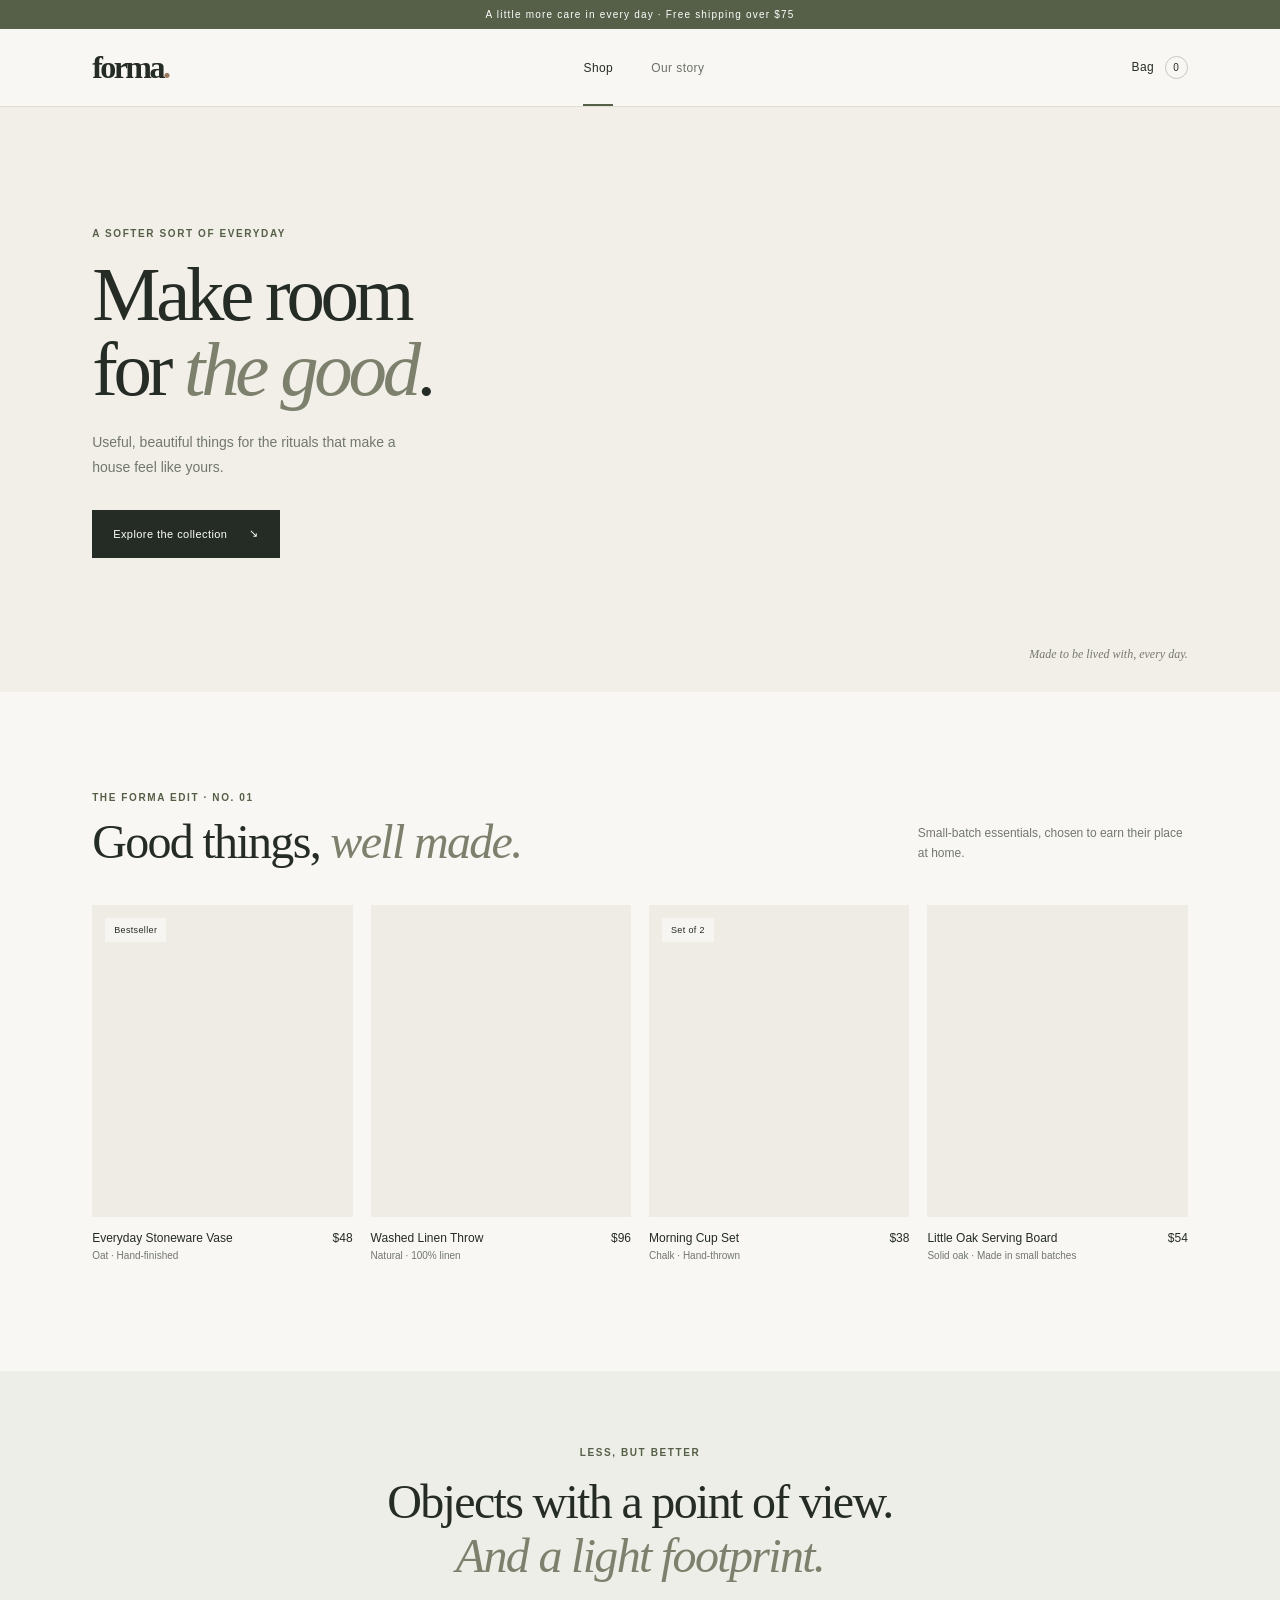
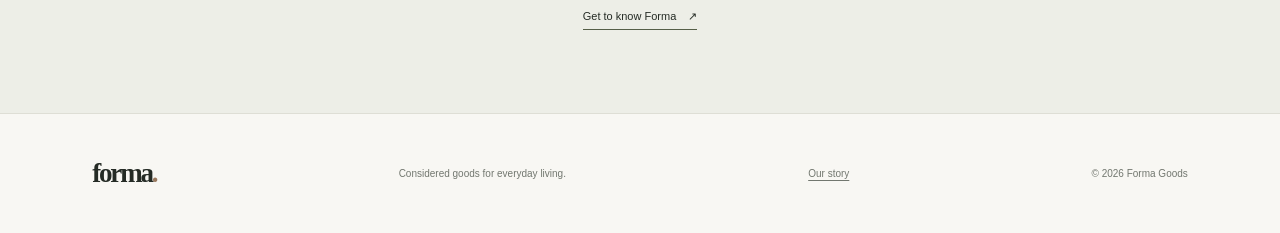
<file: index.html>
<!doctype html>
<html lang="en">
    <head>
        <meta charset="utf-8" />
        <meta name="viewport" content="width=device-width, initial-scale=1" />
        <meta
            name="description"
            content="Thoughtfully made objects for slower mornings and everyday rituals."
        />
        <title>Forma — Considered goods for everyday living</title>
        <link rel="stylesheet" href="styles.css" />
        <script src="store.js" defer></script>
    </head>
    <body>
        <div class="announcement">A little more care in every day · Free shipping over $75</div>
        <header class="site-header">
            <a class="wordmark" href="index.html" aria-label="Forma home">forma<span>.</span></a>
            <nav class="main-nav" aria-label="Main navigation">
                <a class="nav-link active" href="index.html" aria-current="page">Shop</a>
                <a class="nav-link" href="about.html">Our story</a>
            </nav>
            <button class="cart-trigger" type="button" data-cart-open aria-label="Open shopping bag">
                Bag <span class="cart-count" data-cart-count>0</span>
            </button>
        </header>

        <main>
            <section class="hero">
                <div class="hero-copy">
                    <p class="eyebrow">A softer sort of everyday</p>
                    <h1>Make room<br />for <em>the good</em>.</h1>
                    <p class="hero-description">
                        Useful, beautiful things for the rituals that make a house feel like yours.
                    </p>
                    <a class="button button-dark" href="#shop">Explore the collection <span aria-hidden="true">↘</span></a>
                </div>
                <div class="hero-image" role="img" aria-label="Warm, sunlit home with a ceramic vase and flowers"></div>
                <span class="hero-caption">Made to be lived with, every day.</span>
            </section>

            <section class="collection section-wrap" id="shop">
                <div class="section-heading">
                    <div>
                        <p class="eyebrow">The Forma edit · No. 01</p>
                        <h2>Good things, <em>well made.</em></h2>
                    </div>
                    <p>Small-batch essentials, chosen to earn their place at home.</p>
                </div>
                <div class="product-grid">
                    <article class="product-card">
                        <div class="product-image image-vase">
                            <span class="product-tag">Bestseller</span>
                            <button class="quick-add" type="button" data-add-to-cart="stoneware-vase">Add to bag <span aria-hidden="true">+</span></button>
                        </div>
                        <div class="product-details"><div><h3>Everyday Stoneware Vase</h3><p>Oat · Hand-finished</p></div><span>$48</span></div>
                    </article>
                    <article class="product-card">
                        <div class="product-image image-throw">
                            <button class="quick-add" type="button" data-add-to-cart="linen-throw">Add to bag <span aria-hidden="true">+</span></button>
                        </div>
                        <div class="product-details"><div><h3>Washed Linen Throw</h3><p>Natural · 100% linen</p></div><span>$96</span></div>
                    </article>
                    <article class="product-card">
                        <div class="product-image image-cup">
                            <span class="product-tag">Set of 2</span>
                            <button class="quick-add" type="button" data-add-to-cart="morning-cups">Add to bag <span aria-hidden="true">+</span></button>
                        </div>
                        <div class="product-details"><div><h3>Morning Cup Set</h3><p>Chalk · Hand-thrown</p></div><span>$38</span></div>
                    </article>
                    <article class="product-card">
                        <div class="product-image image-board">
                            <button class="quick-add" type="button" data-add-to-cart="oak-board">Add to bag <span aria-hidden="true">+</span></button>
                        </div>
                        <div class="product-details"><div><h3>Little Oak Serving Board</h3><p>Solid oak · Made in small batches</p></div><span>$54</span></div>
                    </article>
                </div>
            </section>

            <section class="promise">
                <p class="eyebrow">Less, but better</p>
                <h2>Objects with a point of view.<br /><em>And a light footprint.</em></h2>
                <a class="text-link" href="about.html">Get to know Forma <span aria-hidden="true">↗</span></a>
            </section>
        </main>

        <footer class="site-footer">
            <a class="wordmark" href="index.html">forma<span>.</span></a>
            <p>Considered goods for everyday living.</p>
            <a class="footer-link" href="about.html">Our story</a>
            <small>© 2026 Forma Goods</small>
        </footer>

        <div class="cart-backdrop" data-cart-close></div>
        <aside class="cart-panel" aria-label="Shopping bag" aria-hidden="true">
            <div class="cart-header">
                <div><p class="eyebrow">Your good things</p><h2>Your bag <span data-cart-count>(0)</span></h2></div>
                <button class="icon-button" type="button" data-cart-close aria-label="Close shopping bag">×</button>
            </div>
            <div class="cart-items" data-cart-items></div>
            <div class="cart-footer">
                <div class="cart-total"><span>Subtotal</span><strong data-cart-total>$0</strong></div>
                <p>Shipping and taxes calculated at checkout.</p>
                <button class="button button-dark checkout-button" type="button" data-checkout>Continue to checkout</button>
            </div>
        </aside>
        <div class="store-message" role="status" aria-live="polite" data-store-message></div>
    </body>
</html>
</file>
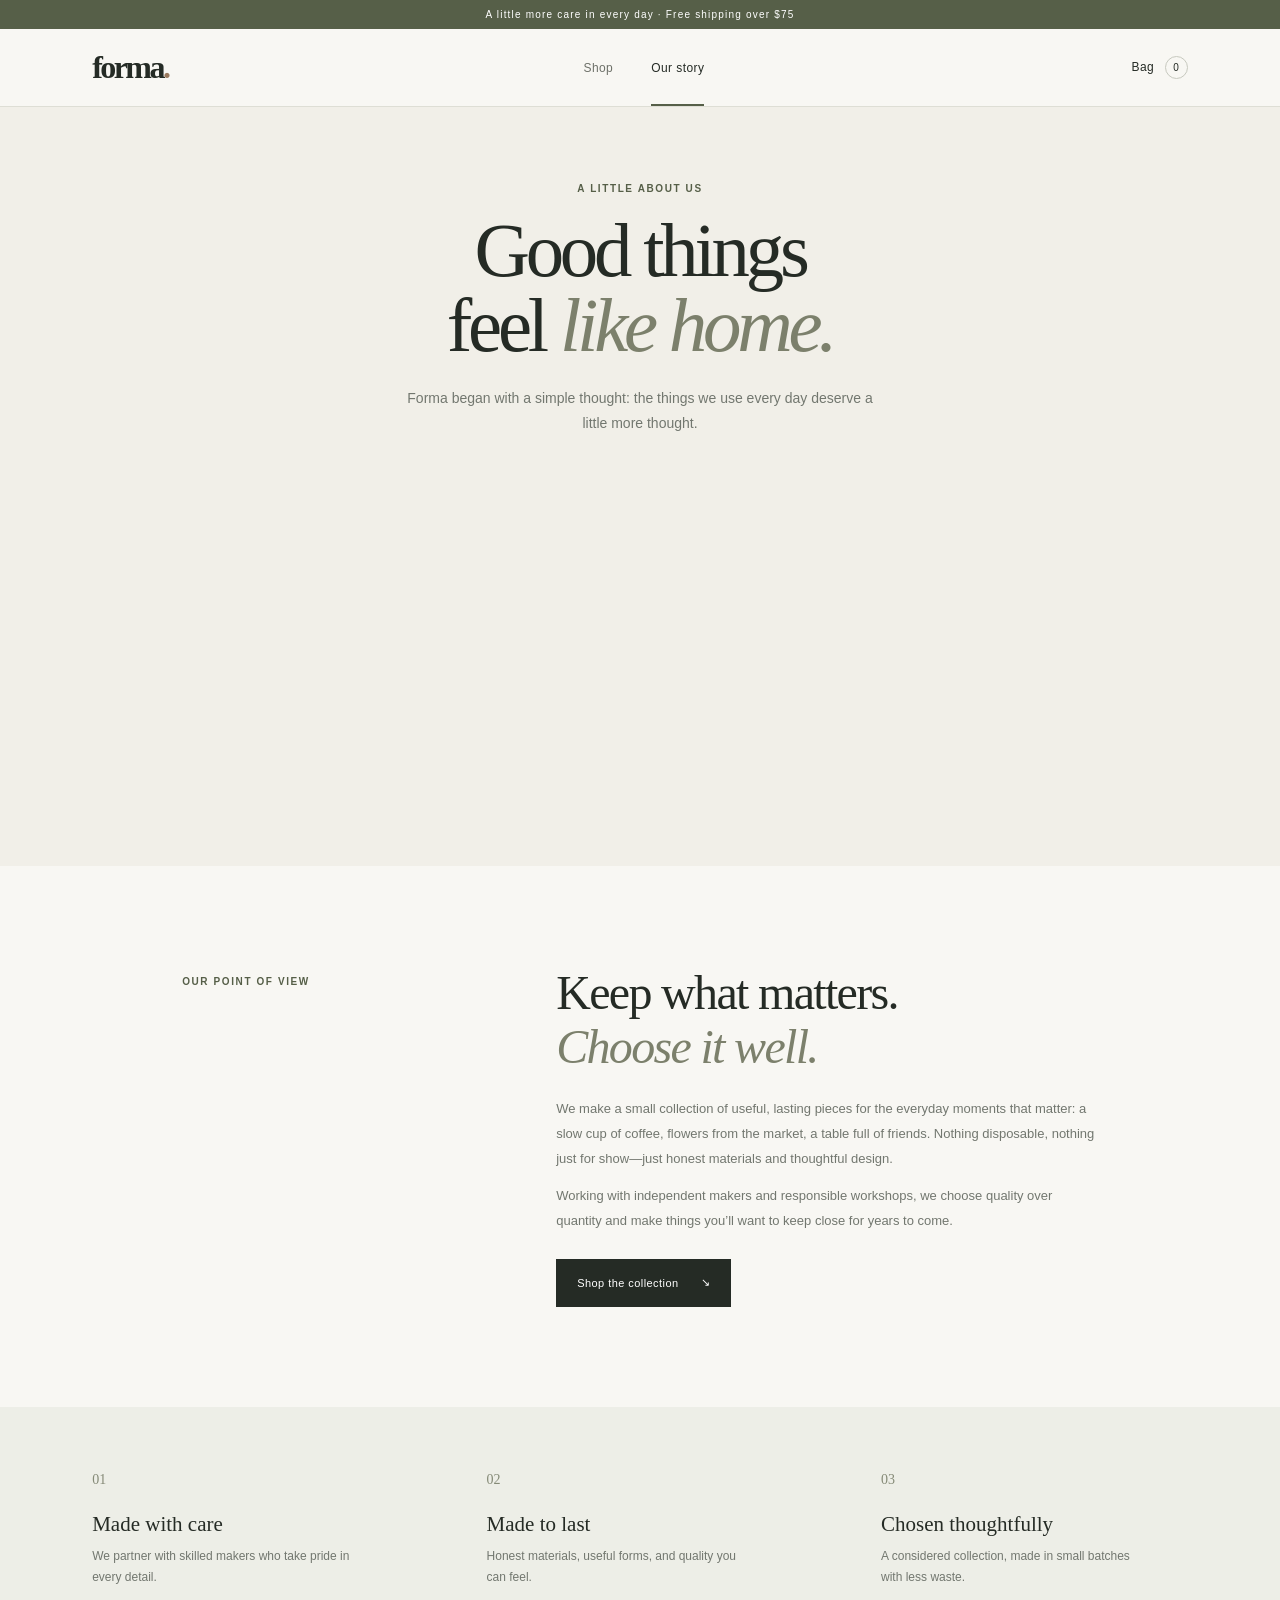
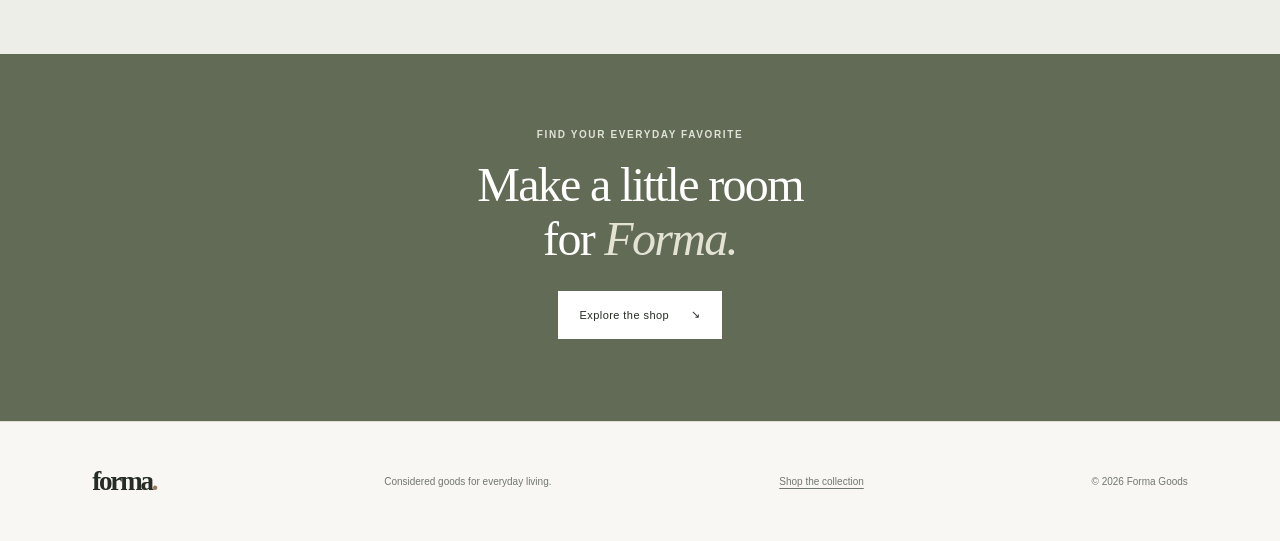
<file: about.html>
<!doctype html>
<html lang="en">
    <head>
        <meta charset="utf-8" />
        <meta name="viewport" content="width=device-width, initial-scale=1" />
        <meta
            name="description"
            content="Meet Forma: a small, thoughtful collection of well-made everyday goods."
        />
        <title>Our story — Forma</title>
        <link rel="stylesheet" href="styles.css" />
        <script src="store.js" defer></script>
    </head>
    <body>
        <div class="announcement">A little more care in every day · Free shipping over $75</div>
        <header class="site-header">
            <a class="wordmark" href="index.html" aria-label="Forma home">forma<span>.</span></a>
            <nav class="main-nav" aria-label="Main navigation">
                <a class="nav-link" href="index.html">Shop</a>
                <a class="nav-link active" href="about.html" aria-current="page">Our story</a>
            </nav>
            <button class="cart-trigger" type="button" data-cart-open aria-label="Open shopping bag">
                Bag <span class="cart-count" data-cart-count>0</span>
            </button>
        </header>

        <main>
            <section class="about-hero">
                <p class="eyebrow">A little about us</p>
                <h1>Good things<br />feel <em>like home.</em></h1>
                <p class="about-intro">
                    Forma began with a simple thought: the things we use every day deserve a little more thought.
                </p>
                <div class="about-hero-image" role="img" aria-label="A quiet, thoughtfully furnished living space"></div>
            </section>

            <section class="story-section section-wrap">
                <div class="story-label"><p class="eyebrow">Our point of view</p></div>
                <div class="story-copy">
                    <h2>Keep what matters.<br /><em>Choose it well.</em></h2>
                    <p>
                        We make a small collection of useful, lasting pieces for the everyday moments that matter:
                        a slow cup of coffee, flowers from the market, a table full of friends. Nothing disposable,
                        nothing just for show—just honest materials and thoughtful design.
                    </p>
                    <p>
                        Working with independent makers and responsible workshops, we choose quality over quantity
                        and make things you’ll want to keep close for years to come.
                    </p>
                    <a class="button button-dark" href="index.html#shop">Shop the collection <span aria-hidden="true">↘</span></a>
                </div>
            </section>

            <section class="values">
                <div class="value-card"><span>01</span><h3>Made with care</h3><p>We partner with skilled makers who take pride in every detail.</p></div>
                <div class="value-card"><span>02</span><h3>Made to last</h3><p>Honest materials, useful forms, and quality you can feel.</p></div>
                <div class="value-card"><span>03</span><h3>Chosen thoughtfully</h3><p>A considered collection, made in small batches with less waste.</p></div>
            </section>

            <section class="about-cta">
                <p class="eyebrow">Find your everyday favorite</p>
                <h2>Make a little room<br />for <em>Forma.</em></h2>
                <a class="button button-light" href="index.html#shop">Explore the shop <span aria-hidden="true">↘</span></a>
            </section>
        </main>

        <footer class="site-footer">
            <a class="wordmark" href="index.html">forma<span>.</span></a>
            <p>Considered goods for everyday living.</p>
            <a class="footer-link" href="index.html">Shop the collection</a>
            <small>© 2026 Forma Goods</small>
        </footer>

        <div class="cart-backdrop" data-cart-close></div>
        <aside class="cart-panel" aria-label="Shopping bag" aria-hidden="true">
            <div class="cart-header">
                <div><p class="eyebrow">Your good things</p><h2>Your bag <span data-cart-count>(0)</span></h2></div>
                <button class="icon-button" type="button" data-cart-close aria-label="Close shopping bag">×</button>
            </div>
            <div class="cart-items" data-cart-items></div>
            <div class="cart-footer">
                <div class="cart-total"><span>Subtotal</span><strong data-cart-total>$0</strong></div>
                <p>Shipping and taxes calculated at checkout.</p>
                <button class="button button-dark checkout-button" type="button" data-checkout>Continue to checkout</button>
            </div>
        </aside>
        <div class="store-message" role="status" aria-live="polite" data-store-message></div>
    </body>
</html>
</file>
<file: styles.css>
:root {
    color-scheme: light;
    --ink: #252b25;
    --muted: #72776f;
    --paper: #f8f7f3;
    --cream: #eeece4;
    --line: #deded5;
    --olive: #565f48;
    --serif: "Iowan Old Style", "Palatino Linotype", "Book Antiqua", Georgia, serif;
    font-family: "Avenir Next", Avenir, "Segoe UI", sans-serif;
    color: var(--ink);
    background: var(--paper);
    font-synthesis: none;
    text-rendering: optimizeLegibility;
}

* { box-sizing: border-box; }
html { scroll-behavior: smooth; }
body { margin: 0; min-width: 320px; background: var(--paper); }
button, a { font: inherit; }
a { color: inherit; text-decoration: none; }
button { color: inherit; }

.announcement {
    padding: 9px 20px;
    background: var(--olive);
    color: #fff;
    text-align: center;
    font-size: 10px;
    letter-spacing: .12em;
}
.site-header {
    height: 78px;
    padding: 0 7.2%;
    display: flex;
    align-items: center;
    justify-content: space-between;
    border-bottom: 1px solid var(--line);
    background: var(--paper);
}
.wordmark { font-family: var(--serif); font-size: 32px; letter-spacing: -.08em; font-weight: 600; }
.wordmark span { color: #9a795e; }
.main-nav { display: flex; gap: 38px; height: 100%; align-items: center; }
.nav-link, .cart-trigger { font-size: 12px; letter-spacing: .035em; }
.nav-link { height: 100%; display: flex; align-items: center; position: relative; color: #6d7068; }
.nav-link.active { color: var(--ink); }
.nav-link.active::after { position: absolute; bottom: 0; content: ""; height: 2px; width: 100%; background: var(--olive); }
.cart-trigger { border: 0; background: transparent; cursor: pointer; padding: 10px 0 10px 12px; }
.cart-count { display: inline-grid; place-items: center; margin-left: 7px; border: 1px solid #c7c9bf; border-radius: 50%; min-width: 23px; height: 23px; padding: 0 5px; font-size: 10px; }

.hero {
    min-height: 585px;
    padding: 70px 7.2%;
    display: grid;
    grid-template-columns: .88fr 1.12fr;
    align-items: center;
    gap: 7%;
    position: relative;
    background: #f1efe8;
}
.hero-copy { padding: 15px 0 28px; max-width: 450px; }
.eyebrow { margin: 0 0 18px; color: var(--olive); font-size: 10px; font-weight: 600; letter-spacing: .16em; text-transform: uppercase; }
h1, h2, h3, p { margin-top: 0; }
.hero h1, .about-hero h1 { margin: 0 0 22px; font-family: var(--serif); font-size: clamp(54px, 6vw, 82px); line-height: .98; letter-spacing: -.055em; font-weight: 400; }
h1 em, h2 em { font-weight: 400; color: #7c806c; }
.hero-description { max-width: 335px; margin-bottom: 30px; color: var(--muted); font-size: 14px; line-height: 1.8; }
.button { min-height: 48px; display: inline-flex; align-items: center; justify-content: center; gap: 22px; padding: 0 20px; border: 1px solid transparent; font-size: 11px; letter-spacing: .04em; cursor: pointer; transition: background .2s, color .2s; }
.button-dark { background: var(--ink); color: #fff; }
.button-dark:hover { background: var(--olive); }
.button-light { background: #fff; color: var(--ink); }
.button-light:hover { background: var(--cream); }
.hero-image {
    width: 100%;
    min-height: 435px;
    background: url("https://images.unsplash.com/photo-1616486338812-3dadae4b4ace?auto=format&fit=crop&w=1500&q=85") center 54% / cover;
}
.hero-caption { position: absolute; right: 7.2%; bottom: 30px; color: #77796f; font-family: var(--serif); font-size: 12px; font-style: italic; }

.section-wrap { padding: 100px 7.2%; }
.section-heading { display: flex; align-items: end; justify-content: space-between; margin-bottom: 36px; }
.section-heading .eyebrow { margin-bottom: 12px; }
.section-heading h2, .story-copy h2, .promise h2, .about-cta h2 { margin-bottom: 0; font-family: var(--serif); font-size: clamp(34px, 4vw, 48px); line-height: 1.12; letter-spacing: -.035em; font-weight: 400; }
.section-heading > p { max-width: 270px; margin: 0 0 5px; color: var(--muted); font-size: 12px; line-height: 1.7; }
.product-grid { display: grid; grid-template-columns: repeat(4, minmax(0, 1fr)); gap: 18px; }
.product-image { aspect-ratio: 4 / 4.8; position: relative; background-color: var(--cream); background-position: center; background-size: cover; overflow: hidden; }
.image-vase { background-image: url("https://images.unsplash.com/photo-1578500494198-246f612d3b3d?auto=format&fit=crop&w=900&q=80"); }
.image-throw { background-image: url("https://images.unsplash.com/photo-1600210492486-724fe5c67fb0?auto=format&fit=crop&w=900&q=80"); }
.image-cup { background-image: url("https://images.unsplash.com/photo-1495474472287-4d71bcdd2085?auto=format&fit=crop&w=900&q=80"); }
.image-board { background-image: url("https://images.unsplash.com/photo-1603199506016-b9a594b593c0?auto=format&fit=crop&w=900&q=80"); }
.product-tag { position: absolute; top: 13px; left: 13px; padding: 7px 9px; background: rgba(248, 247, 243, .92); font-size: 9px; letter-spacing: .04em; }
.quick-add { position: absolute; left: 10px; right: 10px; bottom: 10px; padding: 12px 13px; display: flex; justify-content: space-between; border: 0; background: rgba(248, 247, 243, .96); cursor: pointer; font-size: 11px; text-align: left; transform: translateY(145%); transition: transform .2s ease; }
.product-card:hover .quick-add, .quick-add:focus-visible { transform: translateY(0); }
.product-details { display: flex; justify-content: space-between; gap: 8px; padding-top: 14px; font-size: 12px; }
.product-details h3 { margin-bottom: 5px; font-size: 12px; font-weight: 500; }
.product-details p { color: var(--muted); font-size: 10px; }
.product-details > span { white-space: nowrap; }
.promise { padding: 76px 20px 83px; background: #edeee7; text-align: center; }
.promise .eyebrow { margin-bottom: 17px; }
.promise h2 { margin-bottom: 23px; font-size: clamp(34px, 4vw, 48px); }
.text-link { display: inline-flex; gap: 12px; border-bottom: 1px solid var(--olive); padding-bottom: 6px; font-size: 11px; }
.site-footer { min-height: 120px; padding: 30px 7.2%; display: flex; align-items: center; justify-content: space-between; gap: 20px; border-top: 1px solid var(--line); }
.site-footer .wordmark { font-size: 27px; }
.site-footer p, .site-footer small, .footer-link { margin: 0; color: var(--muted); font-size: 10px; }
.footer-link { text-decoration: underline; text-underline-offset: 3px; }

.about-hero { padding: 76px 7.2% 0; text-align: center; background: #f1efe8; }
.about-hero .eyebrow { margin-bottom: 19px; }
.about-hero h1 { font-size: clamp(55px, 6vw, 79px); }
.about-intro { max-width: 470px; margin: 22px auto 40px; color: var(--muted); font-size: 14px; line-height: 1.8; }
.about-hero-image { height: 390px; background: url("https://images.unsplash.com/photo-1616486029423-aaa4789e8c9a?auto=format&fit=crop&w=1800&q=85") center 56% / cover; }
.story-section { display: grid; grid-template-columns: .7fr 1.3fr; gap: 9%; max-width: 1100px; margin: 0 auto; }
.story-label { padding-top: 10px; }
.story-copy h2 { margin-bottom: 24px; font-size: clamp(36px, 4vw, 48px); }
.story-copy p:not(.eyebrow) { max-width: 570px; color: var(--muted); font-size: 13px; line-height: 1.9; }
.story-copy .button { margin-top: 12px; }
.values { padding: 65px 7.2%; display: grid; grid-template-columns: repeat(3, 1fr); gap: 8%; background: #edeee7; }
.value-card span { display: block; margin-bottom: 24px; color: #858a77; font-family: var(--serif); font-size: 14px; }
.value-card h3 { margin-bottom: 9px; font-family: var(--serif); font-size: 21px; font-weight: 400; }
.value-card p { max-width: 260px; margin: 0; color: var(--muted); font-size: 12px; line-height: 1.8; }
.about-cta { padding: 75px 20px 82px; background: #626b55; color: white; text-align: center; }
.about-cta .eyebrow { color: #e0e2d7; }
.about-cta h2 { margin-bottom: 25px; }
.about-cta h2 em { color: #e3e2d5; }

.cart-backdrop { position: fixed; inset: 0; z-index: 10; background: rgba(24, 28, 23, .36); opacity: 0; pointer-events: none; transition: opacity .25s; }
.cart-panel { position: fixed; z-index: 11; top: 0; right: 0; bottom: 0; width: min(440px, 100%); padding: 28px; display: flex; flex-direction: column; background: var(--paper); transform: translateX(100%); transition: transform .25s ease; }
body.cart-open { overflow: hidden; }
body.cart-open .cart-backdrop { opacity: 1; pointer-events: auto; }
body.cart-open .cart-panel { transform: translateX(0); }
.cart-header { display: flex; justify-content: space-between; align-items: start; padding-bottom: 22px; border-bottom: 1px solid var(--line); }
.cart-header .eyebrow { margin-bottom: 8px; }
.cart-header h2 { margin: 0; font-family: var(--serif); font-size: 28px; font-weight: 400; }
.cart-header h2 span { color: var(--muted); font-family: inherit; font-size: 16px; }
.icon-button { width: 36px; height: 36px; border: 1px solid var(--line); border-radius: 50%; background: transparent; cursor: pointer; font-size: 24px; line-height: 1; }
.cart-items { flex: 1; overflow-y: auto; }
.empty-cart { padding: 45px 10px; color: var(--muted); font-size: 13px; line-height: 1.7; text-align: center; }
.cart-item { padding: 18px 0; display: grid; grid-template-columns: 1fr auto; gap: 12px; border-bottom: 1px solid var(--line); }
.cart-item h3 { margin-bottom: 6px; font-size: 13px; font-weight: 500; }
.cart-item p { margin: 0; color: var(--muted); font-size: 11px; }
.cart-item-price { font-size: 12px; }
.quantity-control { margin-top: 13px; display: flex; align-items: center; gap: 12px; font-size: 11px; }
.quantity-control button, .remove-item { padding: 2px 5px; border: 0; background: transparent; cursor: pointer; }
.remove-item { align-self: start; color: var(--muted); font-size: 10px; text-decoration: underline; }
.cart-footer { padding-top: 18px; border-top: 1px solid var(--line); }
.cart-total { display: flex; justify-content: space-between; font-size: 13px; }
.cart-total strong { font-weight: 500; }
.cart-footer > p { margin: 9px 0 16px; color: var(--muted); font-size: 10px; }
.checkout-button { width: 100%; }
.store-message { position: fixed; z-index: 20; left: 50%; bottom: 25px; max-width: calc(100% - 30px); padding: 13px 20px; background: var(--ink); color: white; font-size: 12px; opacity: 0; pointer-events: none; transform: translate(-50%, 12px); transition: opacity .2s, transform .2s; }
.store-message.visible { opacity: 1; transform: translate(-50%, 0); }

@media (max-width: 760px) {
    .site-header { height: 68px; padding: 0 5%; }
    .main-nav { gap: 20px; }
    .hero { min-height: auto; padding: 58px 6% 68px; grid-template-columns: 1fr; gap: 30px; }
    .hero-copy { padding: 0; }
    .hero h1, .about-hero h1 { font-size: clamp(52px, 12vw, 72px); }
    .hero-image { min-height: 350px; }
    .hero-caption { right: 6%; bottom: 24px; }
    .section-wrap { padding: 70px 6%; }
    .section-heading { align-items: start; gap: 20px; flex-direction: column; }
    .section-heading > p { max-width: 360px; }
    .product-grid { grid-template-columns: repeat(2, minmax(0, 1fr)); row-gap: 25px; }
    .quick-add { transform: translateY(0); }
    .site-footer { padding: 28px 6%; flex-wrap: wrap; }
    .site-footer p { flex-basis: calc(100% - 120px); }
    .about-hero { padding: 58px 6% 0; }
    .about-hero-image { height: 320px; }
    .story-section { grid-template-columns: 1fr; gap: 10px; }
    .values { padding: 55px 6%; grid-template-columns: 1fr; gap: 32px; }
    .value-card span { margin-bottom: 12px; }
}
@media (max-width: 420px) {
    .announcement { font-size: 9px; }
    .site-header { padding: 0 18px; }
    .wordmark { font-size: 28px; }
    .main-nav { gap: 13px; }
    .nav-link, .cart-trigger { font-size: 11px; }
    .product-details { font-size: 11px; }
    .product-details h3 { font-size: 11px; }
}
</file>
